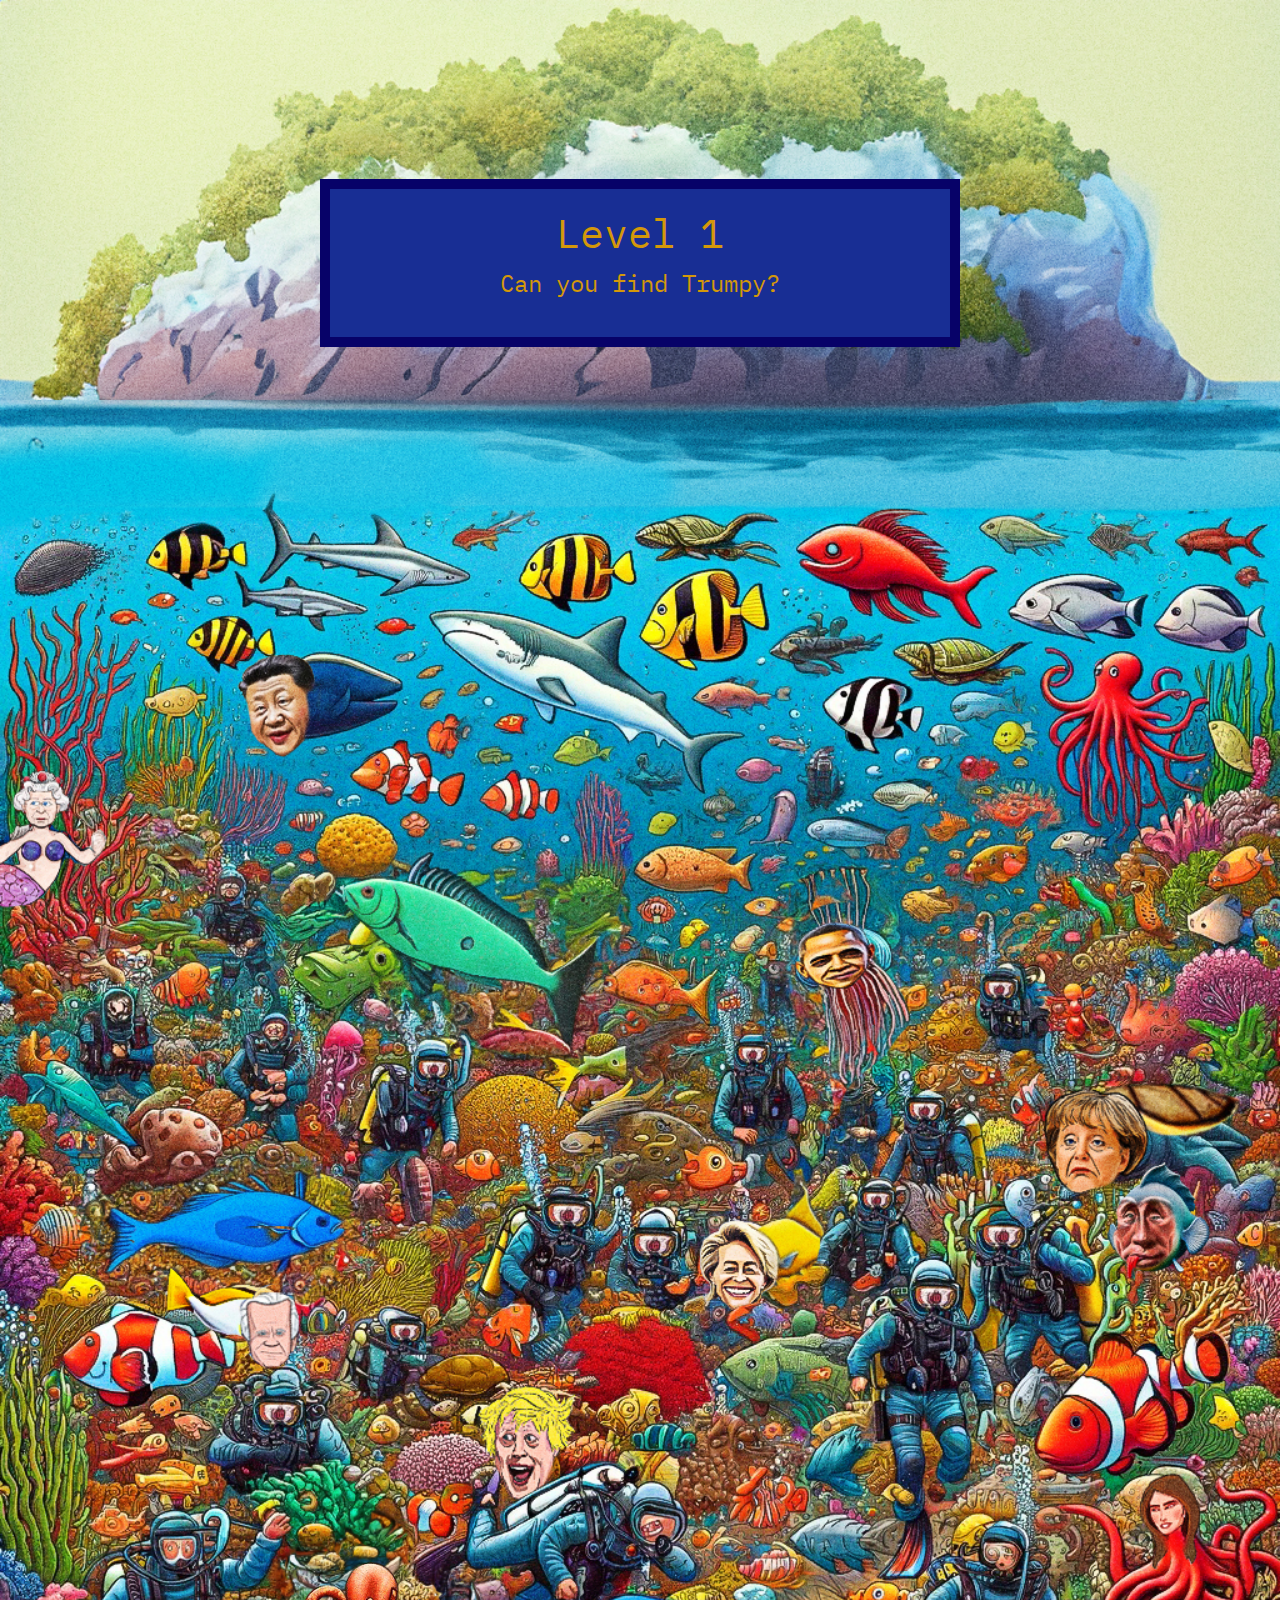
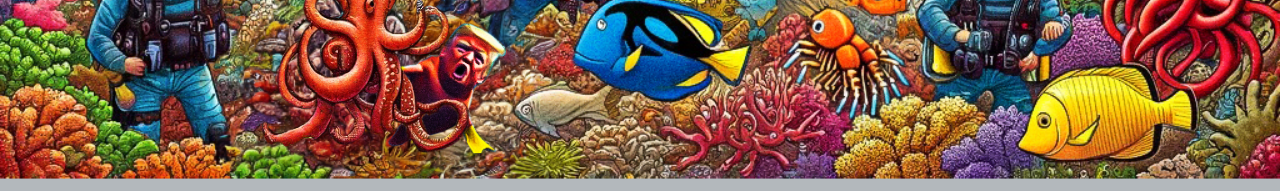
<file: game/level1.html>
<!DOCTYPE html>
<html lang="en">

<head>
  <meta charset="UTF-8">
  <meta http-equiv="X-UA-Compatible" content="IE=edge">
  <meta name="viewport" content="width=device-width, initial-scale=1.0">
  <link rel="stylesheet" href="../styles/style-game.css">
  <link href="https://cdn.jsdelivr.net/npm/bootstrap@5.3.3/dist/css/bootstrap.min.css" rel="stylesheet"
    integrity="sha384-QWTKZyjpPEjISv5WaRU9OFeRpok6YctnYmDr5pNlyT2bRjXh0JMhjY6hW+ALEwIH" crossorigin="anonymous">
    <link rel="preconnect" href="https://fonts.googleapis.com">
    <link rel="preconnect" href="https://fonts.gstatic.com" crossorigin>
    <link href="https://fonts.googleapis.com/css2?family=IBM+Plex+Mono&family=Jersey+15&display=swap" rel="stylesheet">
  <title>Level 1</title>
</head>

<body>
    <div class="container-fluid background-container" id="background-sea">
      <img src="../img/Trump and others_more vertical.jpg" class="img-fluid card-image-top" alt="Trumpy under the sea">
        <div class="title-box title">
        <h1 class="title">Level 1</h1>
        <p>Can you find Trumpy?</p>
      </div>
        <div>
            <!-- <a href="../game/Level 1 and 2 interim.html" id="trumpy-found"> -->
              <img src="../img/Trumpy fish.png" id="overlay-trumpy" class="img-fluid">
            <!-- </a>  -->
        </div>
        <audio id="trump-sound-sea" src="../audio/Trump-Mother-Fisher-short.mp3" preload="auto">Your browser does not support the audio element</audio>
    </div>
  <script src="https://cdn.jsdelivr.net/npm/bootstrap@5.3.3/dist/js/bootstrap.bundle.min.js"
    integrity="sha384-YvpcrYf0tY3lHB60NNkmXc5s9fDVZLESaAA55NDzOxhy9GkcIdslK1eN7N6jIeHz"
    crossorigin="anonymous"></script>
  <script src="./script-game.js"></script>
</body>

</html>
</file>
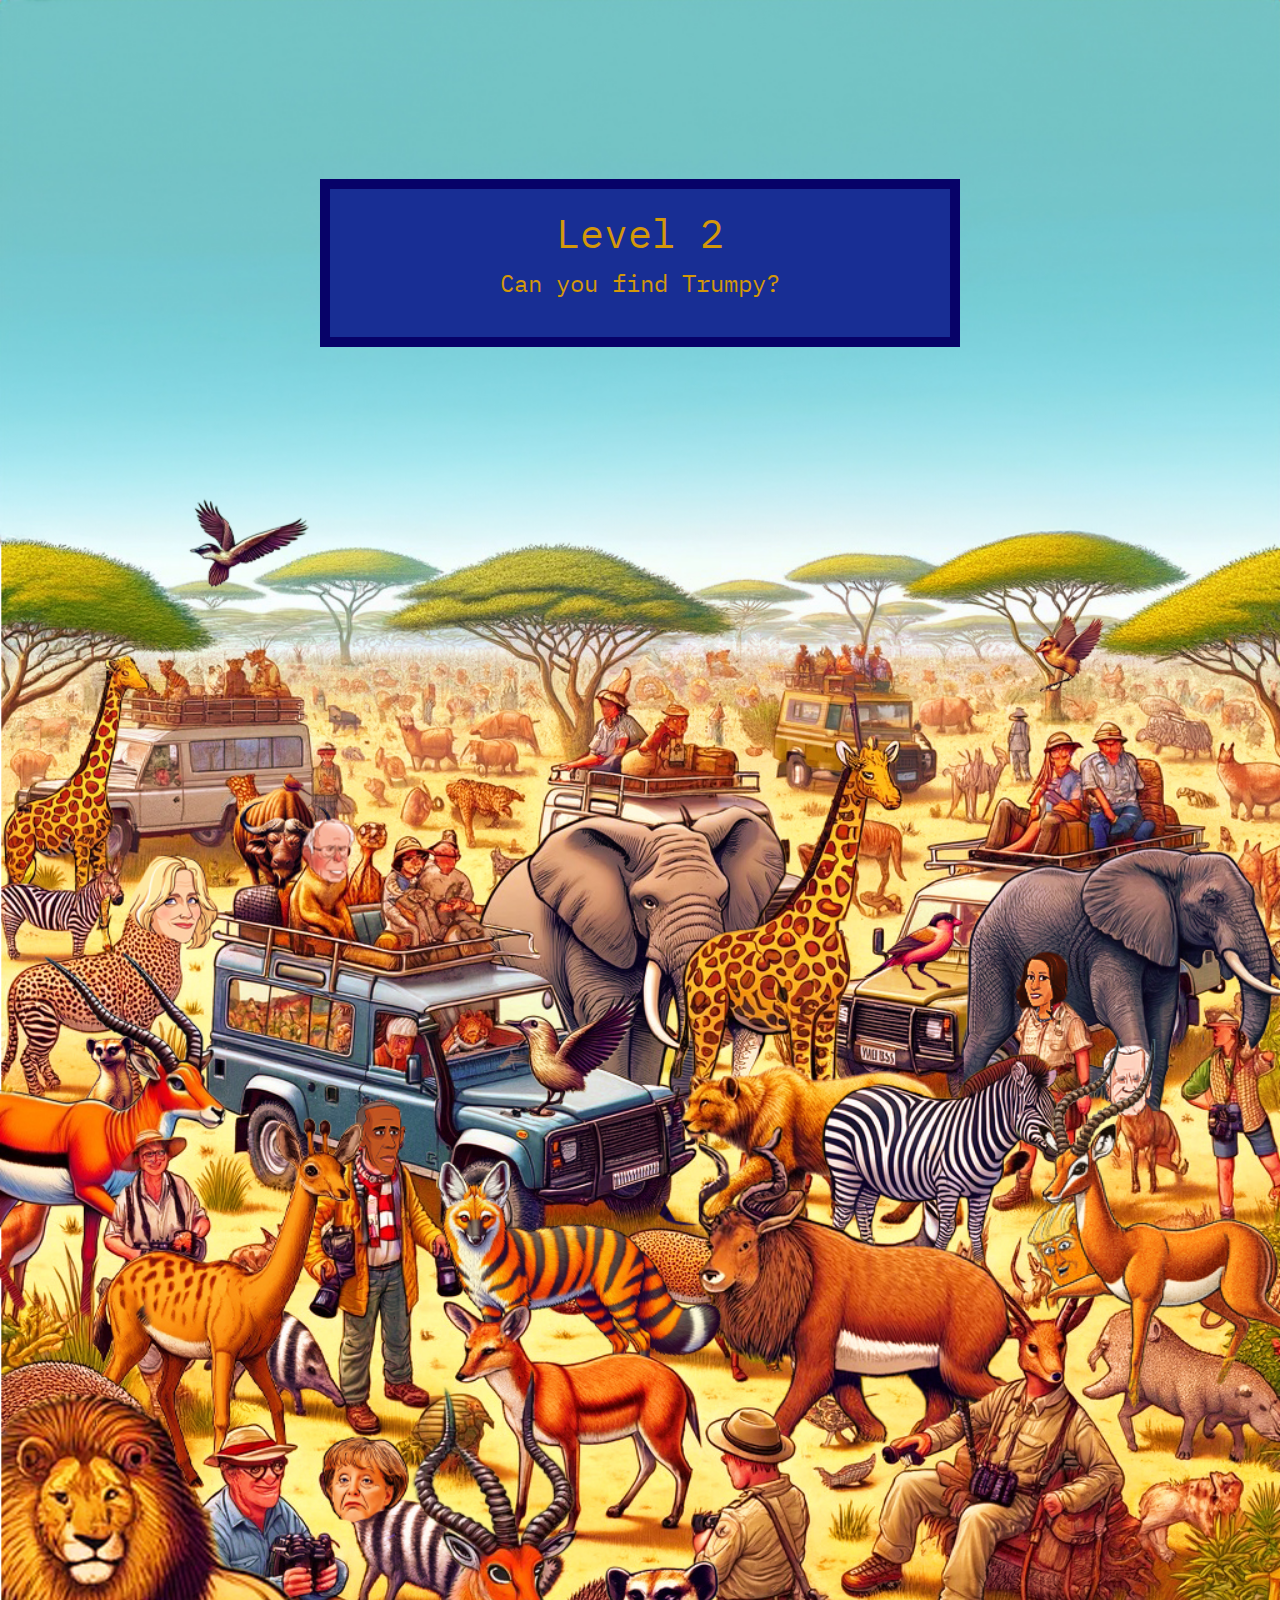
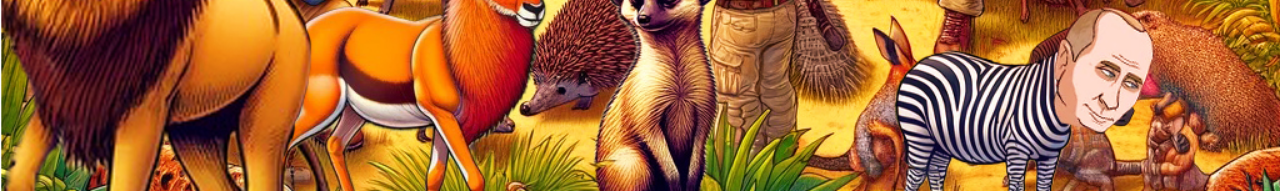
<file: game/level2.html>
<!DOCTYPE html>
<html lang="en">

<head>
  <meta charset="UTF-8">
  <meta http-equiv="X-UA-Compatible" content="IE=edge">
  <meta name="viewport" content="width=device-width, initial-scale=1.0">
  <link rel="stylesheet" href="../styles/style-game.css">
  <link href="https://cdn.jsdelivr.net/npm/bootstrap@5.3.3/dist/css/bootstrap.min.css" rel="stylesheet"
    integrity="sha384-QWTKZyjpPEjISv5WaRU9OFeRpok6YctnYmDr5pNlyT2bRjXh0JMhjY6hW+ALEwIH" crossorigin="anonymous">
    <link rel="preconnect" href="https://fonts.googleapis.com">
    <link rel="preconnect" href="https://fonts.gstatic.com" crossorigin>
    <link href="https://fonts.googleapis.com/css2?family=IBM+Plex+Mono&family=Jersey+15&display=swap" rel="stylesheet">
  <title>Level 2</title>
</head>

<body>
    <div class="container-fluid background-container" id="background-savanna">
      <img src="../img/Savana_final_.jpg" class="img-fluid card-image-top" alt="Trumpy in the Savanna">
      <!-- <div class="card-image-overlay card-inverse title-box title"> -->
        <div class="title-box title">
        <h1 class="title">Level 2</h1>
        <p>Can you find Trumpy?</p>
      </div>
        <div>
            <!-- <a href="../game/success.html" id="trumpy-found"> -->
              <img src="../img/trump_savana_final.png" id="overlay-trumpy2" class="img-fluid">
            <!-- </a>  -->
        </div>
        <audio id="trump-sound-savanna" src="../audio/Trump-Savana-short.mp3" preload="auto">Your browser does not support the audio element</audio>
    </div>
  <script src="https://cdn.jsdelivr.net/npm/bootstrap@5.3.3/dist/js/bootstrap.bundle.min.js"
    integrity="sha384-YvpcrYf0tY3lHB60NNkmXc5s9fDVZLESaAA55NDzOxhy9GkcIdslK1eN7N6jIeHz"
    crossorigin="anonymous"></script>
  <script src="./script-game.js"></script>
</body>

</html>
</file>
<file: styles/style-game.css>
.background-container {
    position: relative;
    display: flex;
    flex-basis: auto;
    align-items: center;
    justify-content: center;
    width: 100%;
    margin: 0;
    padding: 0;
    overflow: hidden;
  }

  .background-container img {
    width: 100%;
    height: auto;
    margin: 0;
    display: block;
  }

  .container-fluid.background-container {
    padding: 0;
  }
  
  #overlay-trumpy {
    position: absolute;
    bottom: 0;
    left: 20%;
    max-width: 220px;
    background-color: rgba(0, 0, 0, 0);
    justify-content: center;
    align-items: center;
    z-index: 3;
    cursor: default;
  }

 

#overlay-trumpy2 {
  position: absolute;
  top: 68%;
  right: 0;
  max-width: 220px; 
  background-color: rgba(0, 0, 0, 0);
  justify-content: center;
  align-items: center;
  z-index: 3;
  cursor: default;
}
  
  .title-box {
    position: absolute;
    top: 10%;
    background-color: rgb(24, 46, 148);
    width: 50%;
    border: solid 10px rgb(7, 2, 104);
    justify-content:center;
    align-items: center;
    align-content: center;
    font-size: 1.5rem;
    text-align: center;
    padding: 20px;
}

  .title {
    font-family: "IBM Plex Mono", monospace;
    font-weight: 400;
    font-style: normal;
    color: rgb(212, 152, 10);
    text-align: center;

  }

  /* Small screen */

  @media screen and (max-width: 768px) {
    #overlay-trumpy {
      max-width: 40%;
      height: auto;
      left: 0;
    }

    #overlay-trumpy2 {
      max-width: 40%;
      height: auto;
      right: -50%;
    }

    .title-box {
      position: absolute;
      top: 10%;
      background-color: rgb(25, 148, 218);
      width: 200%;
      border: solid 15px rgb(244, 106, 14);
      justify-content:center;
      align-items: center;
      align-content: center;
      text-align: center; 
  }

    .background-container {
      max-width: 200%; 
      background-position: top center;
      overflow: scroll; 
  }

  .background-container img{
    width: 200%;
    max-width: 200%;
    background-position: top;
}
  }

  /* Medium screen */

  @media screen and (min-width: 769px) {
    #overlay-trumpy {
      max-width: 20%;
      height: auto;
    }
    #overlay-trumpy2 {
      max-width: 30%;
      height: auto;
      top: 58%;
    }
    
  }

  /* Large screen */

  @media screen and (min-width: 1367px) {
    #overlay-trumpy {
      max-width: 20%;
      height: auto;
      left: 20%;
    }

    #overlay-trumpy2 {
      max-width: 20%;
      height: auto;
      right: 13%;
      top: 60%;
    }

    .background-container img{
      width: 75%;
      max-width: 80%;
  }

  #background-sea {
    background-color: rgb(8, 19, 77);
  }

    .container-fluid.background-container {
      /* background-image: url("../img/Trump_background_blue_suit.jpg"); */
      background-color:rgb(209, 99, 9);
    }
    
  }
</file>
